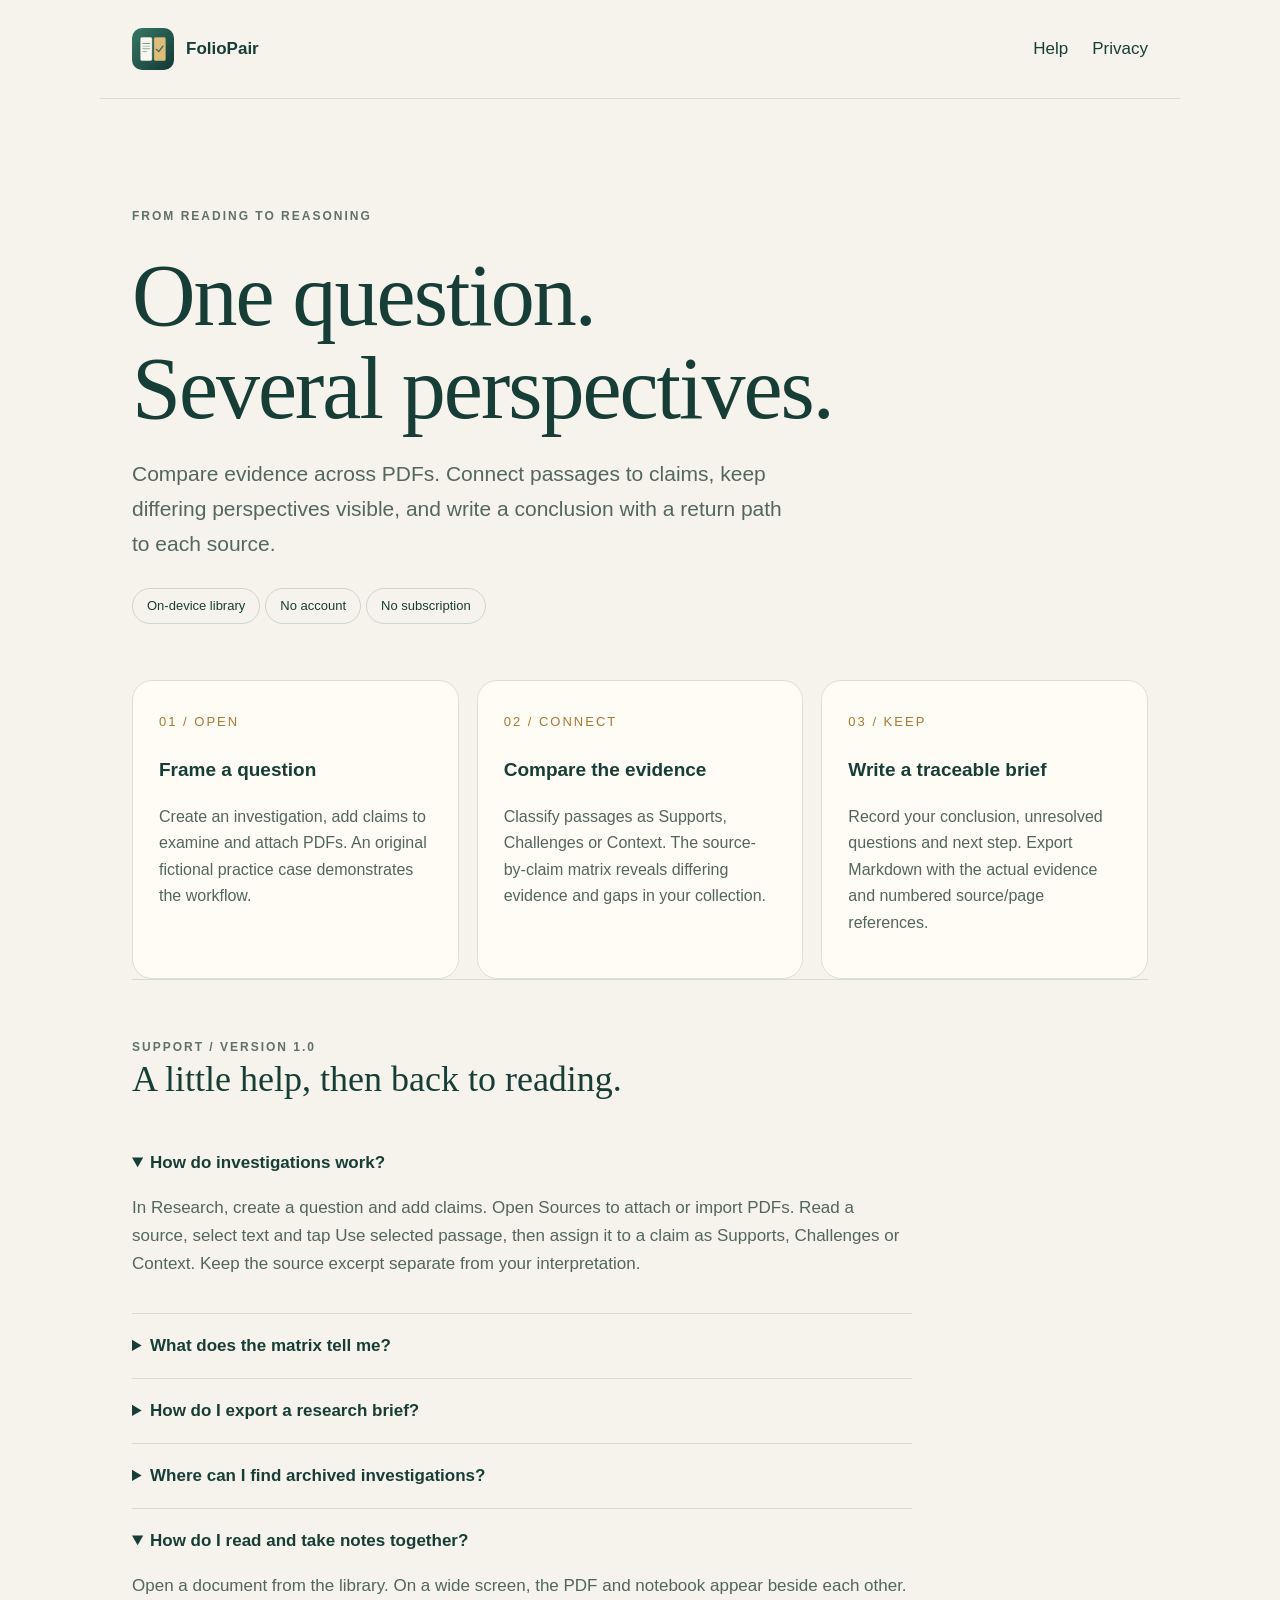
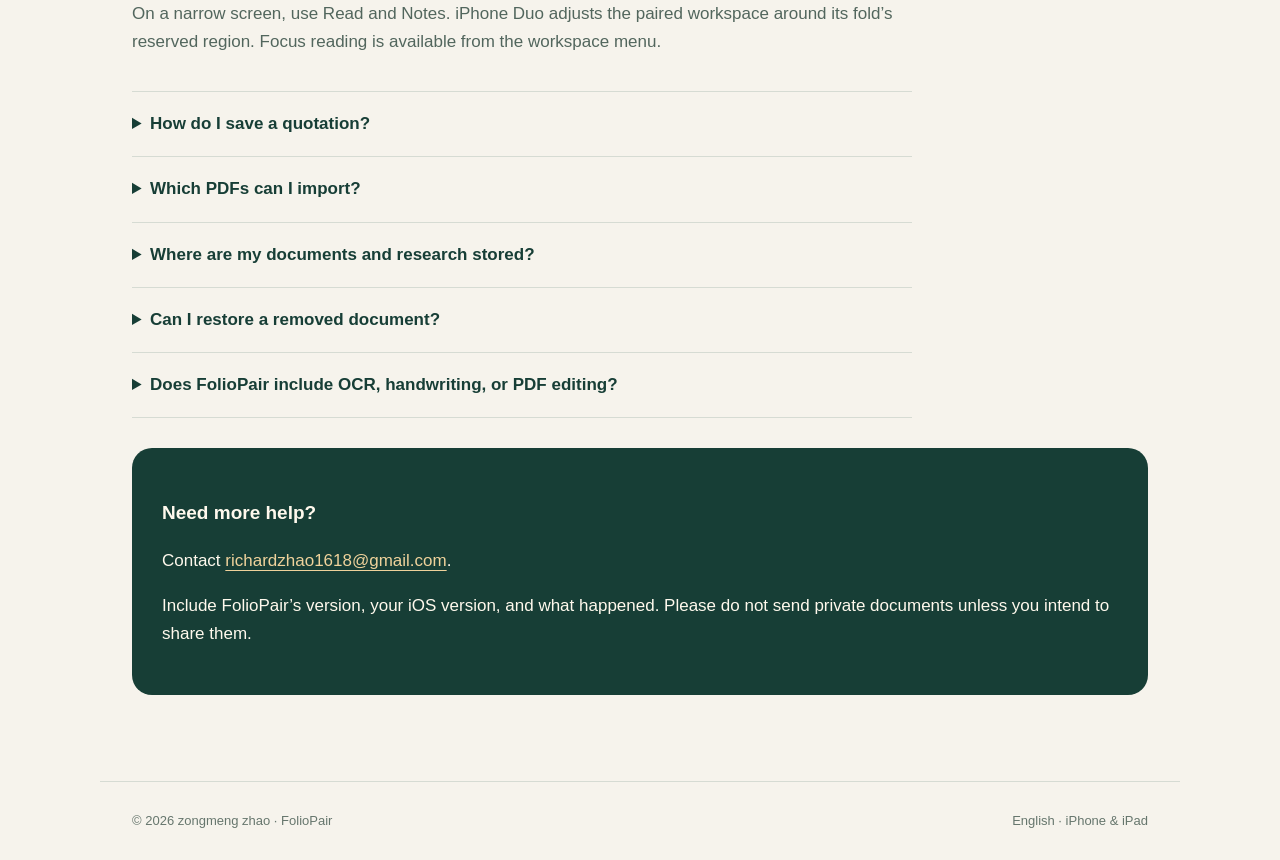
<file: index.html>
<!doctype html><html lang="en"><head><meta charset="utf-8"><meta name="viewport" content="width=device-width,initial-scale=1"><meta name="description" content="FolioPair support and privacy. Compare PDF sources, examine claims and export a traceable research brief."><link rel="icon" href="icon.png"><link rel="stylesheet" href="style.css"><title>FolioPair — Support</title></head><body><header><a class="brand" href="index.html"><img src="icon.png" alt="">FolioPair</a><nav aria-label="Main"><a href="index.html#help">Help</a><a href="privacy.html">Privacy</a></nav></header><main><section class="hero"><div class="eyebrow">From reading to reasoning</div><h1>One question.<br>Several perspectives.</h1><p class="lead">Compare evidence across PDFs. Connect passages to claims, keep differing perspectives visible, and write a conclusion with a return path to each source.</p><span class="pill">On-device library</span><span class="pill">No account</span><span class="pill">No subscription</span></section><div class="grid"><article class="card"><span class="num">01 / OPEN</span><h3>Frame a question</h3><p>Create an investigation, add claims to examine and attach PDFs. An original fictional practice case demonstrates the workflow.</p></article><article class="card"><span class="num">02 / CONNECT</span><h3>Compare the evidence</h3><p>Classify passages as Supports, Challenges or Context. The source-by-claim matrix reveals differing evidence and gaps in your collection.</p></article><article class="card"><span class="num">03 / KEEP</span><h3>Write a traceable brief</h3><p>Record your conclusion, unresolved questions and next step. Export Markdown with the actual evidence and numbered source/page references.</p></article></div><section class="section" id="help"><div class="eyebrow">Support / Version 1.0</div><h2>A little help, then back to reading.</h2><div class="faq"><details open><summary>How do investigations work?</summary><p>In Research, create a question and add claims. Open Sources to attach or import PDFs. Read a source, select text and tap Use selected passage, then assign it to a claim as Supports, Challenges or Context. Keep the source excerpt separate from your interpretation.</p></details><details><summary>What does the matrix tell me?</summary><p>It shows the evidence you collected for each source and claim. Coverage check identifies claims with opposing evidence, claims with no evidence and support without a recorded challenge. It does not assess truth or source reliability. On smaller displays, scroll the matrix horizontally.</p></details><details><summary>How do I export a research brief?</summary><p>Open an investigation, choose Brief and tap Edit. Write a working conclusion, unresolved questions and a next step. Export produces Markdown containing your claims, passages, interpretations and numbered references. It does not embed the source PDFs.</p></details><details><summary>Where can I find archived investigations?</summary><p>Use the filter menu on the Research home screen to show archived questions. Open an investigation and choose Restore investigation from its options menu.</p></details><details open><summary>How do I read and take notes together?</summary><p>Open a document from the library. On a wide screen, the PDF and notebook appear beside each other. On a narrow screen, use Read and Notes. iPhone Duo adjusts the paired workspace around its fold’s reserved region. Focus reading is available from the workspace menu.</p></details><details><summary>How do I save a quotation?</summary><p>Touch and hold selectable text in the PDF, adjust the selection, then tap Save excerpt. Add your thought and tap Save. Scanned pages without a text layer require OCR in another app before text can be selected or searched.</p></details><details><summary>Which PDFs can I import?</summary><p>Unlocked PDFs up to 100 MB. Password-protected documents must be unlocked before importing. Very large or complex documents may take longer to open and search.</p></details><details><summary>Where are my documents and research stored?</summary><p>In FolioPair’s local library on your device. The app has no account, document server, or cloud sync. System backups may include this library according to your device settings. Export your notes and research briefs regularly, keep copies of original PDFs, and export before deleting the app or changing devices.</p></details><details><summary>Can I restore a removed document?</summary><p>Open Help &amp; settings, find Recently Removed, and tap Restore. This preserves its notes. Removing the app itself deletes the local library and is different from removing a document inside FolioPair.</p></details><details><summary>Does FolioPair include OCR, handwriting, or PDF editing?</summary><p>Version 1.0 includes cross-document evidence investigations, research briefs, PDF reading and linked typed notes. It does not include OCR, handwriting, editing the PDF itself, or cloud sync. Notes export as Markdown; you can also share the original PDF.</p></details></div><div class="contact"><h3>Need more help?</h3><p>Contact <a href="mailto:richardzhao1618@gmail.com">richardzhao1618@gmail.com</a>.</p><p>Include FolioPair’s version, your iOS version, and what happened. Please do not send private documents unless you intend to share them.</p></div></section></main><footer><span>© 2026 zongmeng zhao · FolioPair</span><span>English · iPhone &amp; iPad</span></footer></body></html>
</file>
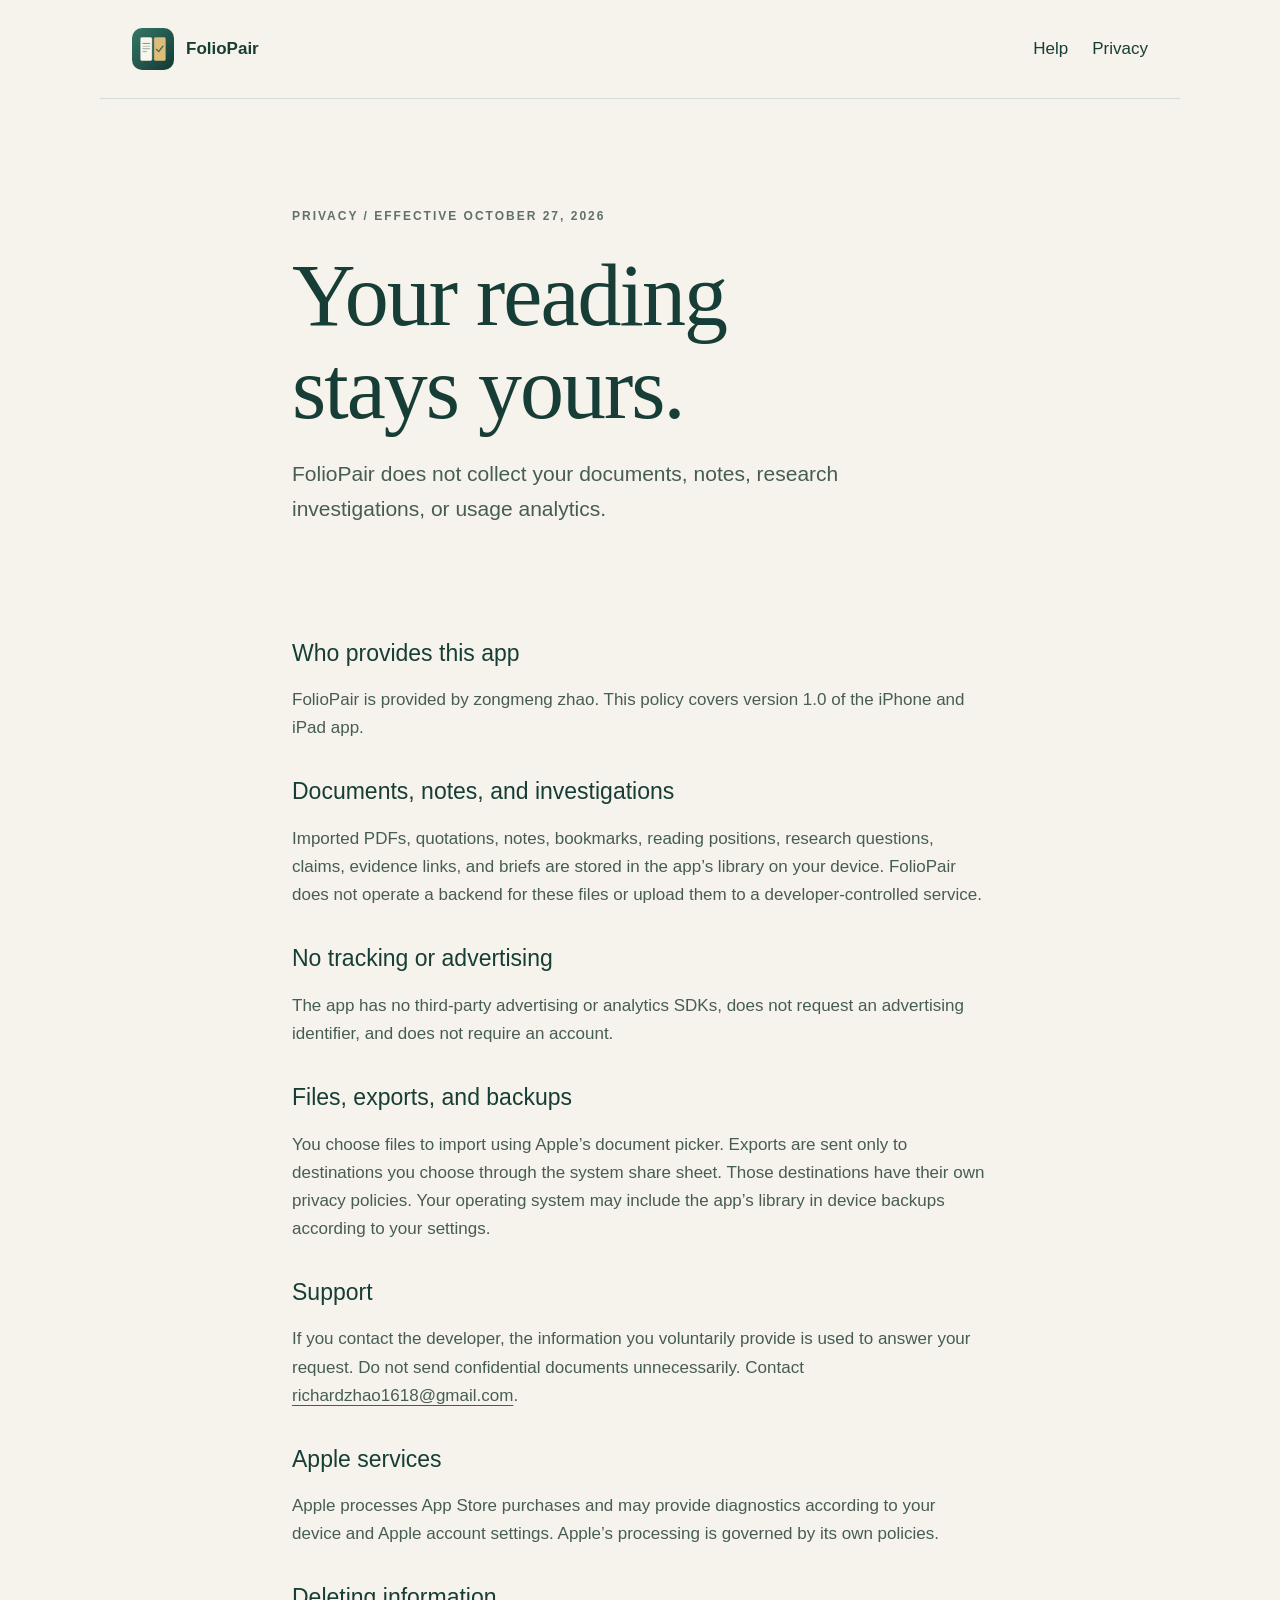
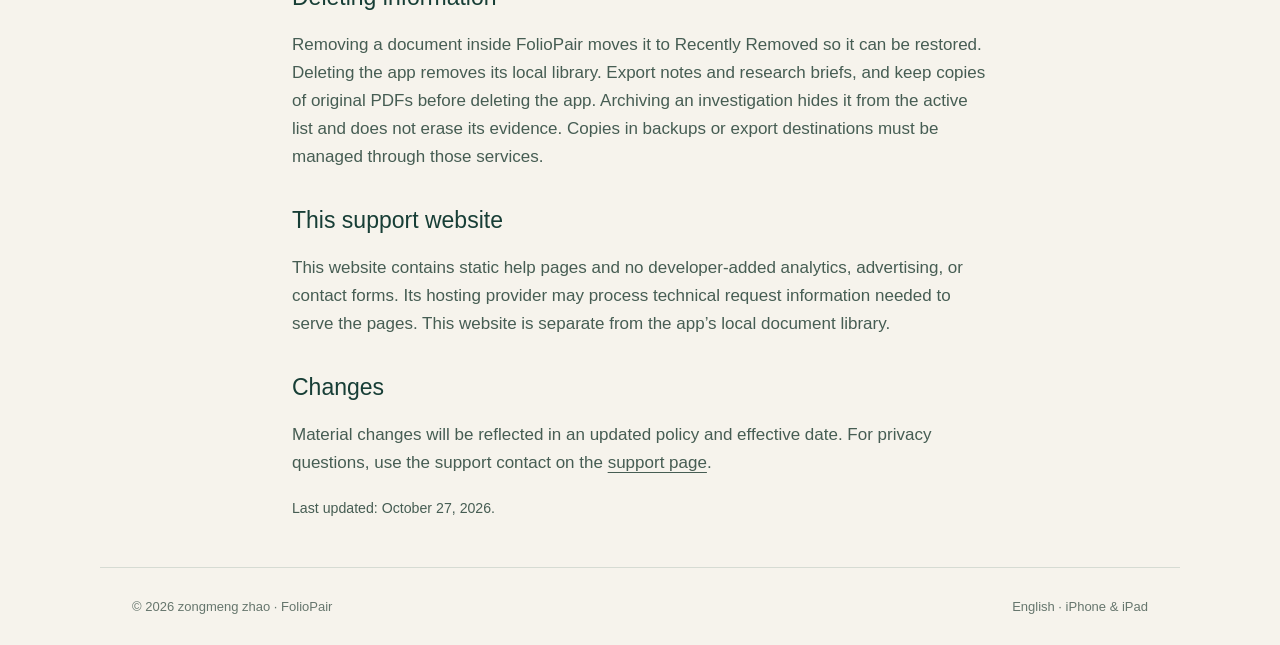
<file: privacy.html>
<!doctype html><html lang="en"><head><meta charset="utf-8"><meta name="viewport" content="width=device-width,initial-scale=1"><meta name="description" content="FolioPair support and privacy. Read PDFs beside linked notes in a private workspace for iPhone and iPad."><link rel="icon" href="icon.png"><link rel="stylesheet" href="style.css"><title>FolioPair — Privacy Policy</title></head><body><header><a class="brand" href="index.html"><img src="icon.png" alt="">FolioPair</a><nav aria-label="Main"><a href="index.html#help">Help</a><a href="privacy.html">Privacy</a></nav></header><main class="privacy"><section class="hero"><div class="eyebrow">Privacy / Effective October 27, 2026</div><h1>Your reading<br>stays yours.</h1><p class="lead">FolioPair does not collect your documents, notes, research investigations, or usage analytics.</p></section><h2>Who provides this app</h2><p>FolioPair is provided by zongmeng zhao. This policy covers version 1.0 of the iPhone and iPad app.</p><h2>Documents, notes, and investigations</h2><p>Imported PDFs, quotations, notes, bookmarks, reading positions, research questions, claims, evidence links, and briefs are stored in the app’s library on your device. FolioPair does not operate a backend for these files or upload them to a developer-controlled service.</p><h2>No tracking or advertising</h2><p>The app has no third-party advertising or analytics SDKs, does not request an advertising identifier, and does not require an account.</p><h2>Files, exports, and backups</h2><p>You choose files to import using Apple’s document picker. Exports are sent only to destinations you choose through the system share sheet. Those destinations have their own privacy policies. Your operating system may include the app’s library in device backups according to your settings.</p><h2>Support</h2><p>If you contact the developer, the information you voluntarily provide is used to answer your request. Do not send confidential documents unnecessarily. Contact <a href="mailto:richardzhao1618@gmail.com">richardzhao1618@gmail.com</a>.</p><h2>Apple services</h2><p>Apple processes App Store purchases and may provide diagnostics according to your device and Apple account settings. Apple’s processing is governed by its own policies.</p><h2>Deleting information</h2><p>Removing a document inside FolioPair moves it to Recently Removed so it can be restored. Deleting the app removes its local library. Export notes and research briefs, and keep copies of original PDFs before deleting the app. Archiving an investigation hides it from the active list and does not erase its evidence. Copies in backups or export destinations must be managed through those services.</p><h2>This support website</h2><p>This website contains static help pages and no developer-added analytics, advertising, or contact forms. Its hosting provider may process technical request information needed to serve the pages. This website is separate from the app’s local document library.</p><h2>Changes</h2><p>Material changes will be reflected in an updated policy and effective date. For privacy questions, use the support contact on the <a href="index.html#help">support page</a>.</p><p><small>Last updated: October 27, 2026.</small></p></main><footer><span>© 2026 zongmeng zhao · FolioPair</span><span>English · iPhone &amp; iPad</span></footer></body></html>
</file>
<file: style.css>
*{box-sizing:border-box}html{scroll-behavior:smooth}body{margin:0;background:#f6f3ec;color:#173e36;font:17px/1.65 -apple-system,BlinkMacSystemFont,"Segoe UI",sans-serif}a{color:inherit;text-underline-offset:4px}header,main,footer{max-width:1080px;margin:auto;padding:28px 32px}header{display:flex;align-items:center;justify-content:space-between;border-bottom:1px solid #d6dbd3}header a{text-decoration:none}nav{display:flex;gap:24px}.brand{display:flex;align-items:center;gap:12px;font-weight:700}.brand img{width:42px;border-radius:10px}.hero{padding:80px 0 56px;max-width:830px}.eyebrow{font-size:12px;letter-spacing:2px;text-transform:uppercase;font-weight:700;color:#607168}h1{font:clamp(48px,8vw,88px)/1.06 Georgia,serif;font-weight:400;letter-spacing:-2px;margin:22px 0}h2{font:36px/1.2 Georgia,serif;margin-top:0}h3{font-size:19px}.lead{font-size:21px;max-width:660px;color:#53675f}.pill{display:inline-block;border:1px solid #cdd5cc;border-radius:30px;padding:6px 14px;font-size:13px;margin:6px 5px 0 0}.grid{display:grid;grid-template-columns:repeat(3,1fr);gap:18px}.card{background:#fffcf6;border:1px solid #dbe0d6;border-radius:20px;padding:26px}.num{color:#aa7733;font-size:13px;letter-spacing:2px}.card p{color:#52665d;font-size:16px}.section{padding:58px 0;border-top:1px solid #d6dbd3}.faq{max-width:780px}details{padding:18px 0;border-bottom:1px solid #d6dbd3}summary{cursor:pointer;font-weight:600}details p{color:#52665d}.contact{background:#173e36;color:#fff9ed;padding:30px;border-radius:20px;margin-top:30px}.contact a{color:#efd29b}.privacy{max-width:760px}.privacy h2{font-family:inherit;font-size:23px;margin-top:36px}.privacy p,.privacy li{color:#465d53}footer{border-top:1px solid #d6dbd3;color:#66766d;font-size:13px;display:flex;justify-content:space-between;gap:20px}a:focus-visible,summary:focus-visible{outline:3px solid #ab7832;outline-offset:5px}@media(max-width:680px){header,main,footer{padding:22px}nav{gap:14px;font-size:14px}.hero{padding:48px 0}.grid{grid-template-columns:1fr}h1{letter-spacing:-1px}.section{padding:38px 0}footer{display:block}}
</file>
